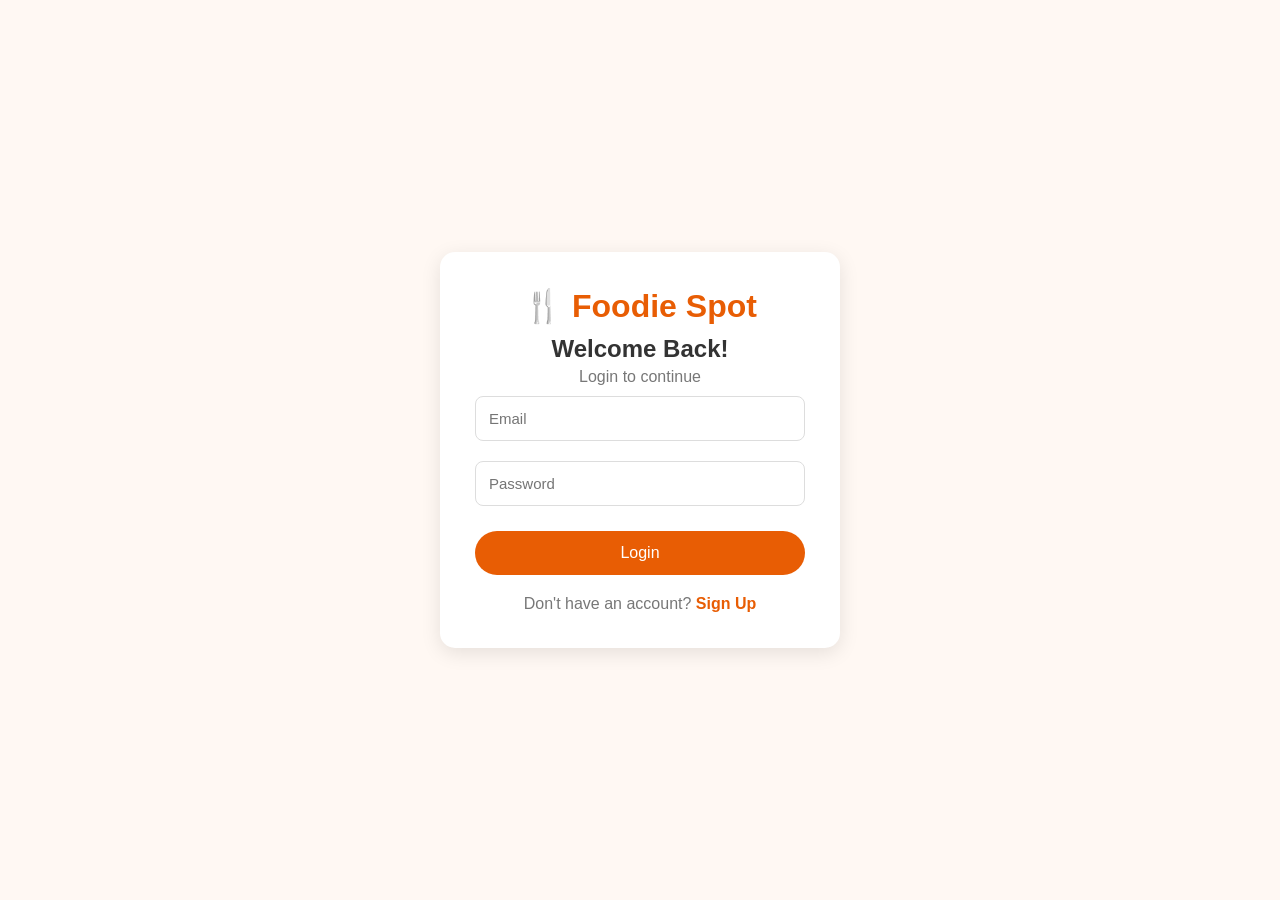
<file: index.html>
<!DOCTYPE html>
<html lang="en">

<head>
    <meta charset="UTF-8">
    <meta name="viewport" content="width=device-width, initial-scale=1.0">
    <title>Foodie - Restaurant Ordering</title>
    <link rel="stylesheet" href="style.css">
</head>

<body>

    <!-- Header -->
    <header>

        <div class="logo">🍴foodie spot</div>
        <p id="welcome-user"></p>

        <nav>
            <a href="#home">Home</a>
            <a href="#menu">Menu</a>
            <a href="#about">About</a>
        </nav>

        <button class="cart-btn" onclick="openCart()">
            🛒 Cart <span id="cart-count">0</span>
        </button>
        <button class="logout-btn" onclick="logoutUser()">
            🚪 Logout
        </button>
    </header>


    <!-- Hero Section -->
    <section class="hero" id="home">
        <div class="hero-content">
            <h1>Delicious Food,<br>Delivered Fast 🍕</h1>

            <p>
                Order your favourite food from our restaurant
                and enjoy it at your doorstep.
            </p>

            <a href="#menu" class="menu-btn">Explore Menu</a>
        </div>
    </section>


    <!-- Menu Section -->
    <section class="menu-section" id="menu">

        <h2>Our Popular Menu</h2>

        <div class="categories">
            <button onclick="filterFood('all')">All</button>
            <button onclick="filterFood('biryani')">🍛 Biryani</button>
            <button onclick="filterFood('burger')">🍔 Burgers</button>
            <button onclick="filterFood('pizza')">🍕 Pizza</button>
            <button onclick="filterFood('snacks')">🍟 Snacks</button>
            <button onclick="filterFood('drinks')">🥤 Drinks</button>
        </div>

        <input type="text" id="search" placeholder="🔍 Search food..." onkeyup="searchFood()">

        <div class="food-container" id="food-container">

            <!-- Food 1 -->
            <div class="food-card" data-name="Chicken Burger" data-category="burger">

                <div class="food-image">🍔</div>

                <h3>Chicken Burger</h3>

                <p>Juicy chicken burger with fresh vegetables.</p>

                <div class="food-bottom">
                    <span>₹149</span>
                    <button onclick="addToCart('Chicken Burger', 149)">
                        Add +
                    </button>

                    <button onclick="viewDetails('Chicken Burger')">
                        View Details
                    </button>


                </div>

            </div>


            <!-- Food 2 -->
            <div class="food-card" data-name="Chicken Biryani" data-category="biryani">

                <div class="food-image">🍛</div>

                <h3>Chicken Biryani</h3>

                <p>Spicy and delicious chicken biryani.</p>

                <div class="food-bottom">
                    <span>₹199</span>
                    <button onclick="addToCart('Chicken Biryani', 199)">
                        Add +
                    </button>

                    <button onclick="viewDetails('Chicken Biryani')">
                        View Details
                    </button>

                </div>

            </div>


            <!-- Food 3 -->
            <div class="food-card" data-name="Cheese Pizza" data-category="pizza">

                <div class="food-image">🍕</div>

                <h3>Cheese Pizza</h3>

                <p>Hot cheesy pizza with delicious toppings.</p>

                <div class="food-bottom">
                    <span>₹249</span>
                    <button onclick="addToCart('Cheese Pizza', 249)">
                        Add +
                    </button>

                    <button onclick="viewDetails('Cheese Pizza')">
                        View Details
                    </button>
                </div>

            </div>


            <!-- Food 4 -->
            <div class="food-card" data-name="French Fries" data-category="snacks">

                <div class="food-image">🍟</div>

                <h3>French Fries</h3>

                <p>Crispy golden fries with special seasoning.</p>

                <div class="food-bottom">
                    <span>₹99</span>
                    <button onclick="addToCart('French Fries', 99)">
                        Add +
                    </button>

                    <button onclick="viewDetails('French Fries')">
                        View Details
                    </button>
                </div>

            </div>


            <!-- Food 5 -->
            <div class="food-card" data-name="Chicken Noodles" data-category="snacks">

                <div class="food-image">🍜</div>

                <h3>Chicken Noodles</h3>

                <p>Hot noodles with chicken and vegetables.</p>

                <div class="food-bottom">
                    <span>₹179</span>
                    <button onclick="addToCart('Chicken Noodles', 179)">
                        Add +
                    </button>

                    <button onclick="viewDetails('Chicken Noodles')">
                        View Details
                    </button>
                </div>

            </div>


            <!-- Food 6 -->
            <div class="food-card" data-name="Cold Coffee" data-category="drinks">

                <div class="food-image">🥤</div>

                <h3>Cold Coffee</h3>

                <p>Refreshing chilled coffee.</p>

                <div class="food-bottom">
                    <span>₹89</span>
                    <button onclick="addToCart('Cold Coffee', 89)">
                        Add +
                    </button>

                    <button onclick="viewDetails('Cold Coffee')">
                        View Details
                    </button>
                </div>

            </div>

        </div>
    </section>


    <!-- Cart -->
    <div class="cart-overlay" id="cart">

        <div class="cart-box">

            <button class="close-btn" onclick="closeCart()">✕</button>

            <h2>🛒 Your Cart</h2>

            <div id="cart-items">
                <p class="empty">Your cart is empty.</p>
            </div>

            <div class="cart-total">
                <strong>Total:</strong>
                <span>₹<span id="total">0</span></span>
            </div>

            <button class="order-btn" onclick="openCheckout()">
                Proceed to Checkout
            </button>

        </div>

    </div>


    <!-- About -->
    <section class="about" id="about">
        <h2>About Foodie</h2>
        <p>
            foodie spot is a simple food ordering website, everyone enjoy by tasting the delicious home made
            cooked food.
        </p>
    </section>


    <footer>
        <p>© 2026 Delicious foodie | Made with love</p>
    </footer>


    <script src="script.js"></script>
    <script>
        checkLogin();
    </script>

</body>

</html>
</file>
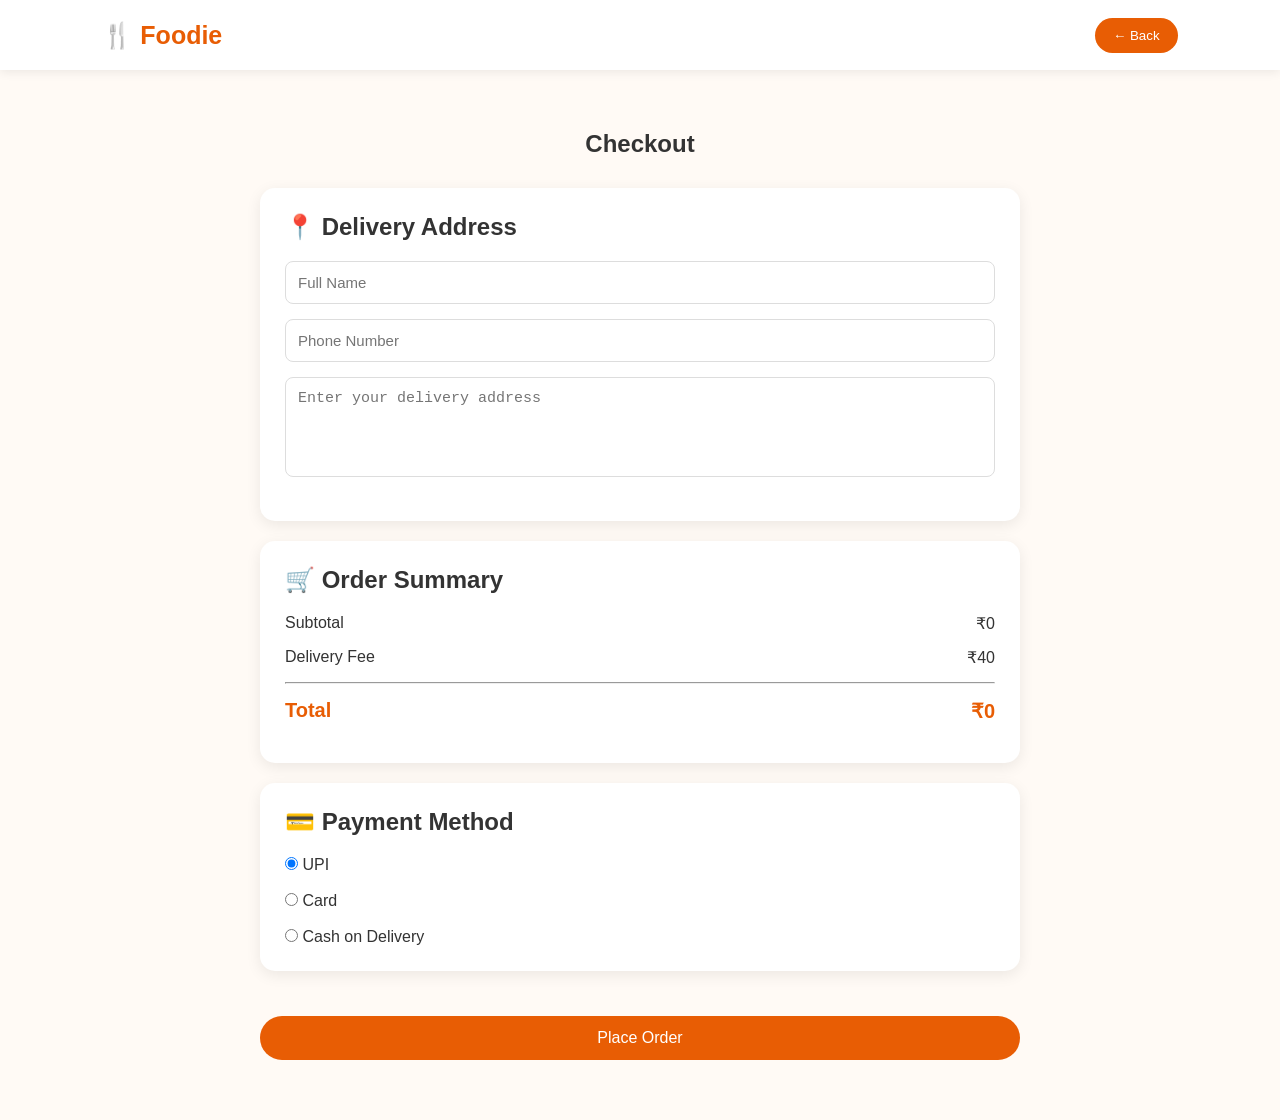
<file: checkout.html>
<!DOCTYPE html>
<html lang="en">
<head>
    <meta charset="UTF-8">
    <meta name="viewport" content="width=device-width, initial-scale=1.0">

    <title>Checkout - Foodie</title>

    <link rel="stylesheet" href="style.css">
</head>

<body>

    <header>
        <div class="logo">🍴 Foodie</div>

        <button class="cart-btn" onclick="history.back()">
            ← Back
        </button>
    </header>


    <section class="checkout-container">

        <h1>Checkout</h1>

        <!-- Delivery Address -->

        <div class="checkout-box">

            <h2>📍 Delivery Address</h2>

            <input
                type="text"
                id="name"
                placeholder="Full Name"
            >

            <input
                type="text"
                id="phone"
                placeholder="Phone Number"
            >

            <textarea
                id="address"
                placeholder="Enter your delivery address"
            ></textarea>

        </div>


        <!-- Order Summary -->

        <div class="checkout-box">

            <h2>🛒 Order Summary</h2>

            <div class="summary-row">
                <span>Subtotal</span>
                <span id="subtotal">₹0</span>
            </div>

            <div class="summary-row">
                <span>Delivery Fee</span>
                <span>₹40</span>
            </div>

            <hr>

            <div class="summary-row total-row">
                <span>Total</span>
                <span id="grand-total">₹0</span>
            </div>

        </div>


        <!-- Payment -->

        <div class="checkout-box">

            <h2>💳 Payment Method</h2>

            <label>
                <input
                    type="radio"
                    name="payment"
                    value="upi"
                    checked
                >
                UPI
            </label>

            <br><br>

            <label>
                <input
                    type="radio"
                    name="payment"
                    value="card"
                >
                Card
            </label>

            <br><br>

            <label>
                <input
                    type="radio"
                    name="payment"
                    value="cod"
                >
                Cash on Delivery
            </label>

        </div>


        <button
            class="order-btn"
            onclick="placeOrder()"
        >
            Place Order
        </button>

    </section>


    <script src="script.js"></script>

</body>
</html>
</file>
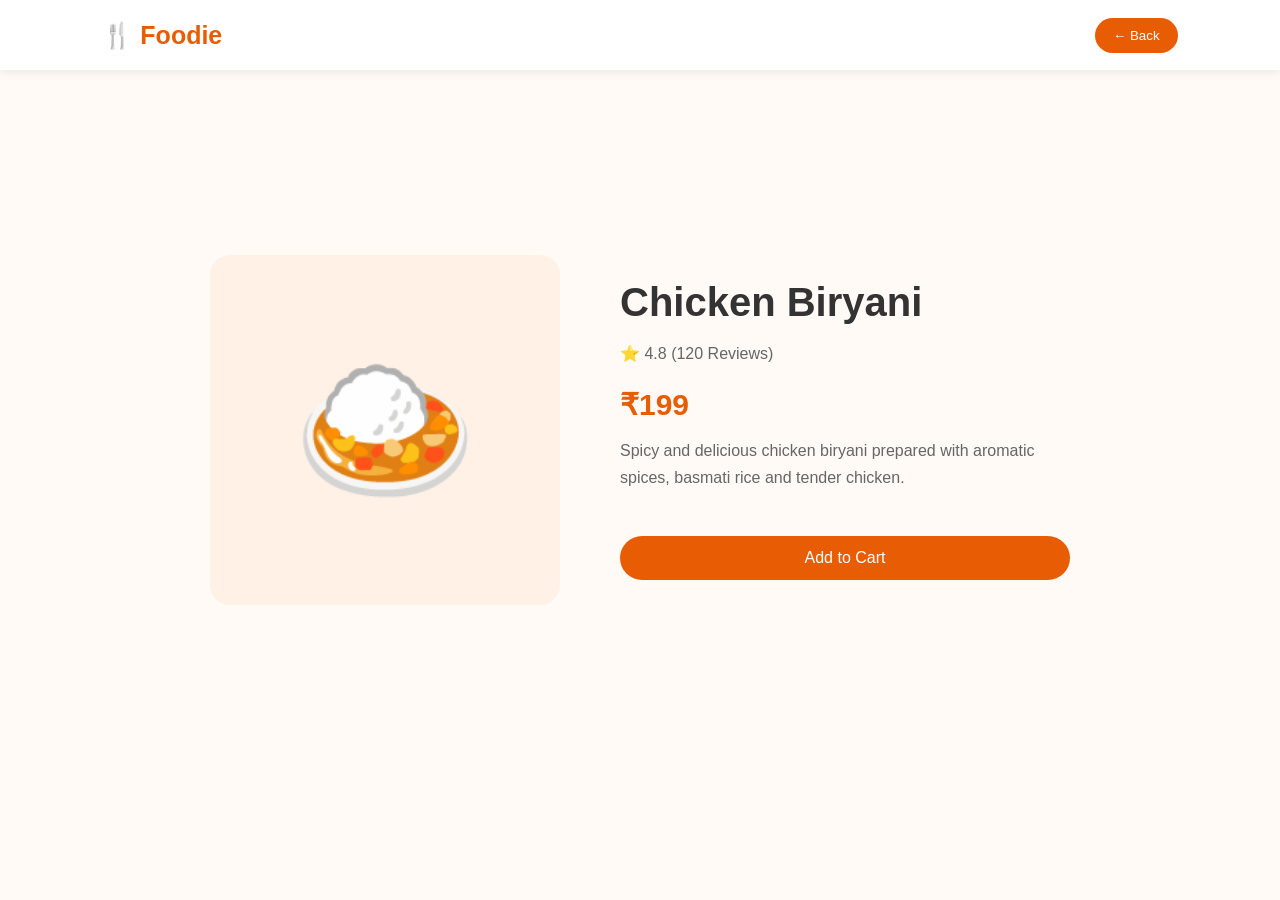
<file: food-details.html>
<!DOCTYPE html>
<html lang="en">

<head>

    <meta charset="UTF-8">

    <meta name="viewport"
        content="width=device-width, initial-scale=1.0">

    <title>Food Details - Foodie</title>

    <link rel="stylesheet" href="style.css">

</head>

<body>

    <header>

        <div class="logo">
            🍴 Foodie
        </div>

        <button class="cart-btn"
            onclick="history.back()">
            ← Back
        </button>

    </header>


    <section class="food-details">

        <div class="big-food-image" id="food-image">
            🍛
        </div>


        <div class="details">

            <h1 id="food-name">
                Chicken Biryani
            </h1>

            <p class="rating">
                ⭐ 4.8 (120 Reviews)
            </p>

            <h2 id="food-price">
                ₹199
            </h2>

            <p id="food-description">
                Spicy and delicious chicken biryani
                prepared with aromatic spices,
                basmati rice and tender chicken.
            </p>

            <button
                class="order-btn"
                id="add-button">

                Add to Cart

            </button>

        </div>

    </section>


    <script src="script.js"></script>

</body>

</html>
</file>
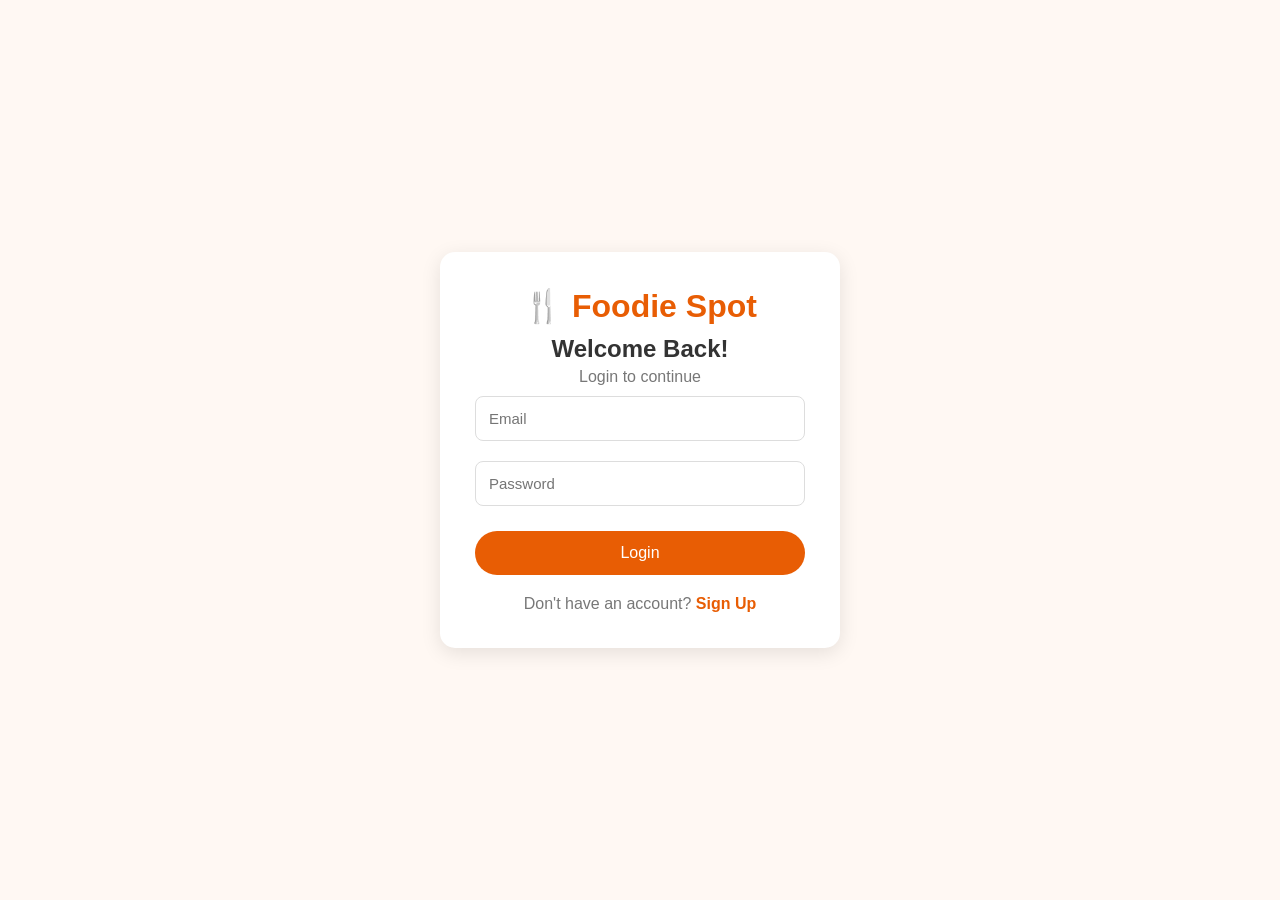
<file: login.html>
<!DOCTYPE html>
<html lang="en">

<head>
    <meta charset="UTF-8">
    <meta name="viewport" content="width=device-width, initial-scale=1.0">

    <title>Login - Foodie Spot</title>

    <link rel="stylesheet" href="style.css">
</head>

<body>

    <div class="login-container">

        <div class="login-box">

            <h1>🍴 Foodie Spot</h1>

            <h2>Welcome Back!</h2>

            <p>Login to continue</p>


            <input
                type="email"
                id="login-email"
                placeholder="Email"
            >

            <input
                type="password"
                id="login-password"
                placeholder="Password"
            >


            <button
                class="order-btn"
                onclick="loginUser()">

                Login

            </button>


            <p class="signup-text">
                Don't have an account?
                <a href="signup.html">Sign Up</a>
            </p>

        </div>

    </div>


    <script src="script.js"></script>

</body>

</html>
</file>
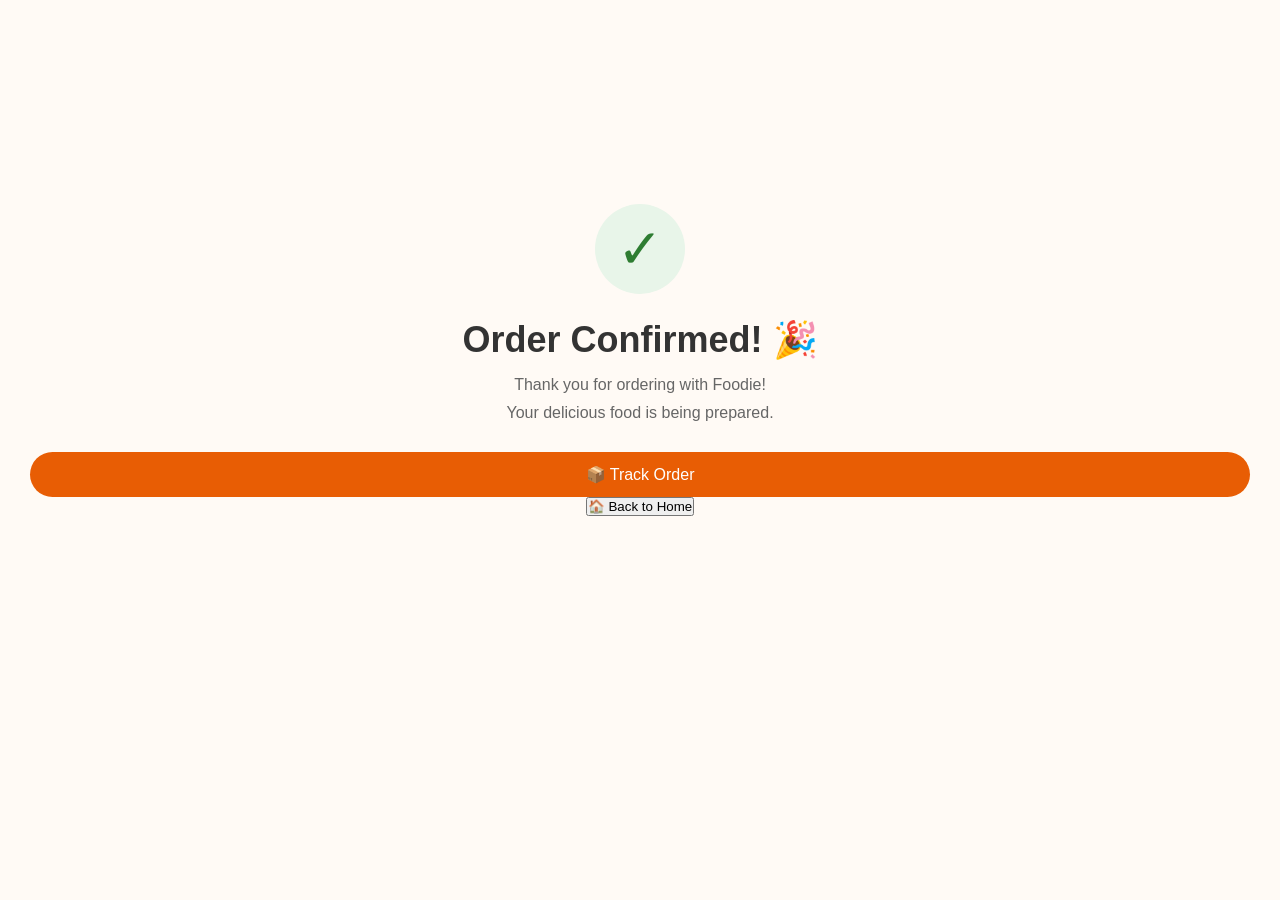
<file: order-confirmed.html>
<!DOCTYPE html>
<html lang="en">

<head>
    <meta charset="UTF-8">
    <meta name="viewport" content="width=device-width, initial-scale=1.0">

    <title>Order Confirmed - Foodie</title>

    <link rel="stylesheet" href="style.css">
</head>

<body>

    <div class="confirmation">

        <div class="success-icon">
            ✓
        </div>

        <h1>Order Confirmed! 🎉</h1>

        <p>
            Thank you for ordering with Foodie!
        </p>

        <p>
            Your delicious food is being prepared.
        </p>

        <button class="order-btn" onclick="window.location.href='order-tracking.html'">

            📦 Track Order

        </button>

        <button class="home-btn" onclick="window.location.href='index.html'">

            🏠 Back to Home

        </button>


    </div>

</body>

</html>
</file>
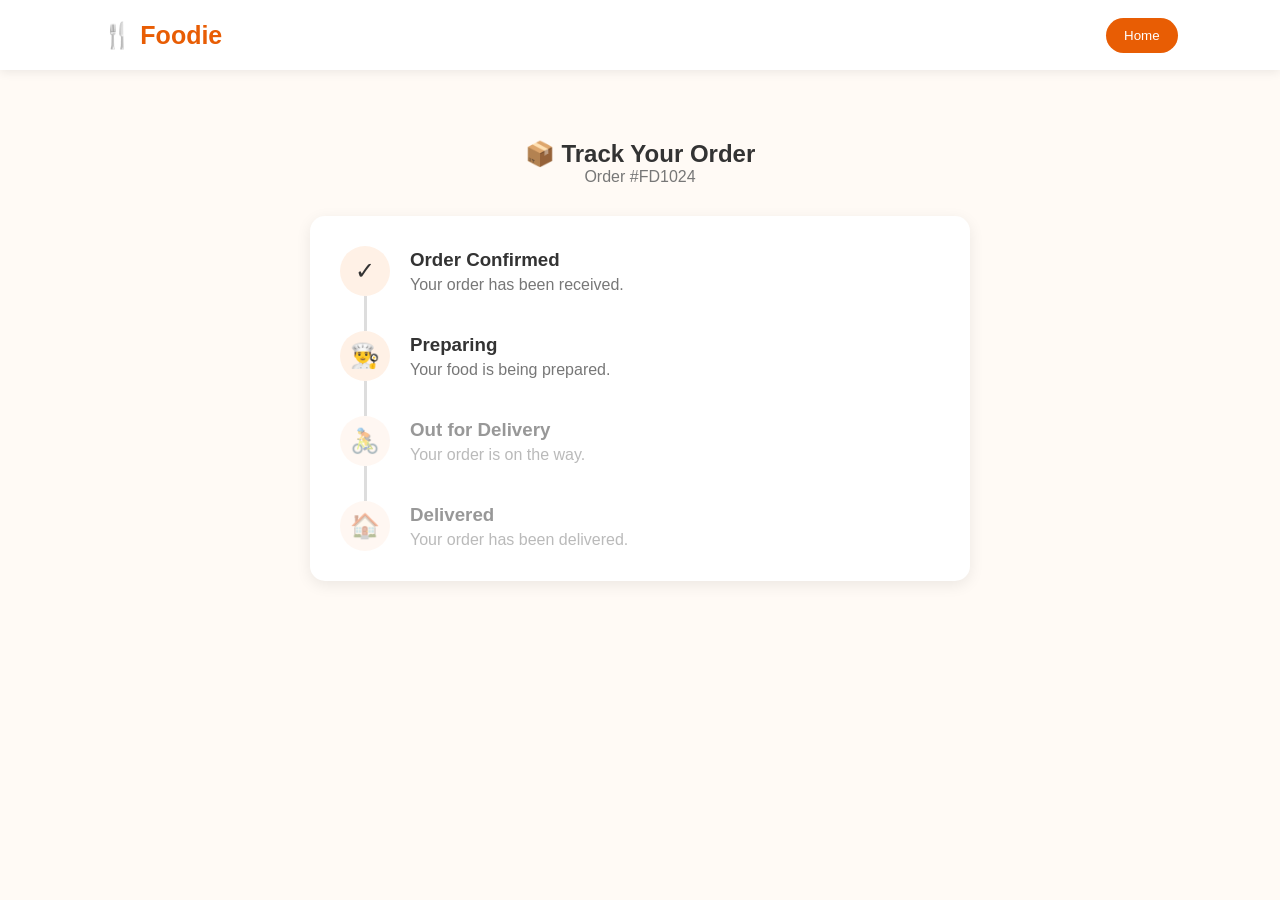
<file: order-tracking.html>
<!DOCTYPE html>
<html lang="en">

<head>
    <meta charset="UTF-8">
    <meta name="viewport" content="width=device-width, initial-scale=1.0">

    <title>Order Tracking - Foodie</title>

    <link rel="stylesheet" href="style.css">
</head>

<body>

    <header>

        <div class="logo">
            🍴 Foodie
        </div>

        <button
            class="cart-btn"
            onclick="window.location.href='index.html'">

            Home

        </button>

    </header>


    <section class="tracking-container">

        <h1>📦 Track Your Order</h1>

        <p class="order-number">
            Order #FD1024
        </p>


        <div class="tracking-box">

            <div class="tracking-step active">

                <div class="step-icon">
                    ✓
                </div>

                <div>
                    <h3>Order Confirmed</h3>
                    <p>Your order has been received.</p>
                </div>

            </div>


            <div class="tracking-line"></div>


            <div class="tracking-step active">

                <div class="step-icon">
                    👨‍🍳
                </div>

                <div>
                    <h3>Preparing</h3>
                    <p>Your food is being prepared.</p>
                </div>

            </div>


            <div class="tracking-line"></div>


            <div class="tracking-step">

                <div class="step-icon">
                    🚴
                </div>

                <div>
                    <h3>Out for Delivery</h3>
                    <p>Your order is on the way.</p>
                </div>

            </div>


            <div class="tracking-line"></div>


            <div class="tracking-step">

                <div class="step-icon">
                    🏠
                </div>

                <div>
                    <h3>Delivered</h3>
                    <p>Your order has been delivered.</p>
                </div>

            </div>

        </div>

    </section>

</body>

</html>
</file>
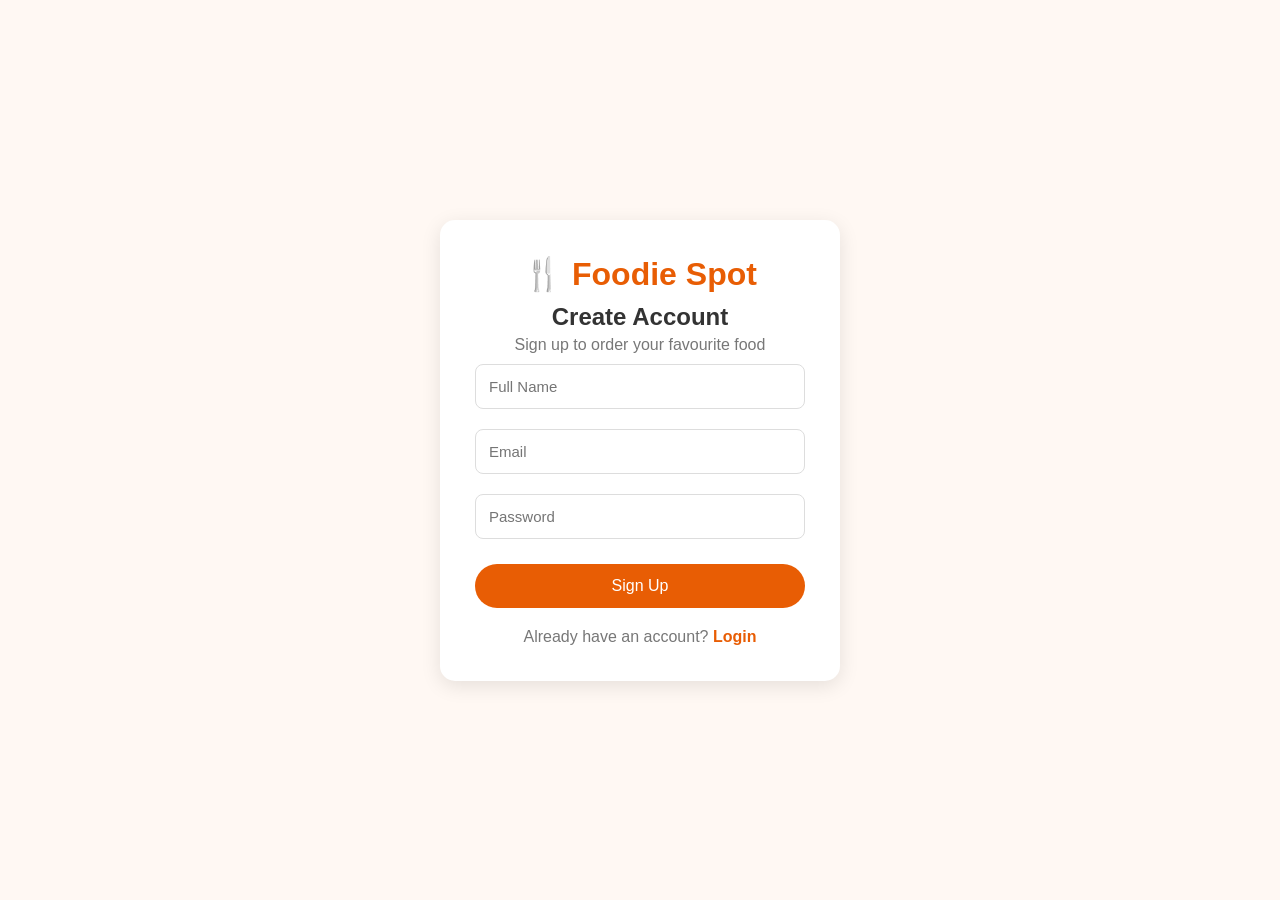
<file: signup.html>
<!DOCTYPE html>
<html lang="en">

<head>
    <meta charset="UTF-8">
    <meta name="viewport" content="width=device-width, initial-scale=1.0">

    <title>Sign Up - Foodie Spot</title>

    <link rel="stylesheet" href="style.css">
</head>

<body>

    <div class="login-container">

        <div class="login-box">

            <h1>🍴 Foodie Spot</h1>

            <h2>Create Account</h2>

            <p>Sign up to order your favourite food</p>


            <input
                type="text"
                id="signup-name"
                placeholder="Full Name"
            >

            <input
                type="email"
                id="signup-email"
                placeholder="Email"
            >

            <input
                type="password"
                id="signup-password"
                placeholder="Password"
            >


            <button
                class="order-btn"
                onclick="signupUser()">

                Sign Up

            </button>


            <p class="signup-text">

                Already have an account?

                <a href="login.html">
                    Login
                </a>

            </p>

        </div>

    </div>


    <script src="script.js"></script>

</body>

</html>
</file>
<file: style.css>
* {
    margin: 0;
    padding: 0;
    box-sizing: border-box;
}

html {
    scroll-behavior: smooth;
}

body {
    font-family: Arial, sans-serif;
    background: #fffaf5;
    color: #333;
}


/* Header */

header {
    height: 70px;
    display: flex;
    align-items: center;
    justify-content: space-between;
    padding: 0 8%;
    background: white;
    box-shadow: 0 2px 10px rgba(0, 0, 0, 0.08);
    position: sticky;
    top: 0;
    z-index: 100;
}

.logo {
    font-size: 25px;
    font-weight: bold;
    color: #e85d04;
}

nav {
    display: flex;
    gap: 30px;
}

nav a {
    text-decoration: none;
    color: #333;
    font-weight: 500;
}

nav a:hover {
    color: #e85d04;
}

.cart-btn {
    border: none;
    background: #e85d04;
    color: white;
    padding: 10px 18px;
    border-radius: 20px;
    cursor: pointer;
}


/* Hero */

.hero {
    min-height: 500px;
    display: flex;
    align-items: center;
    padding: 60px 10%;
    background: linear-gradient(120deg, #fff0df, #ffe0c2);
}

.hero-content {
    max-width: 550px;
}

.hero h1 {
    font-size: 50px;
    line-height: 1.2;
    margin-bottom: 20px;
}

.hero p {
    font-size: 18px;
    line-height: 1.6;
    margin-bottom: 30px;
}

.menu-btn {
    display: inline-block;
    background: #e85d04;
    color: white;
    text-decoration: none;
    padding: 13px 25px;
    border-radius: 25px;
}


/* Menu */

.menu-section {
    padding: 70px 8%;
    text-align: center;
}

.menu-section h2 {
    font-size: 32px;
    margin-bottom: 25px;
}

#search {
    width: 300px;
    padding: 13px 18px;
    border: 1px solid #ddd;
    border-radius: 25px;
    margin-bottom: 40px;
    outline: none;
}


/* Food Cards */

.food-container {
    display: grid;
    grid-template-columns: repeat(3, 1fr);
    gap: 25px;
}

.food-card {
    background: white;
    padding: 20px;
    border-radius: 15px;
    text-align: left;
    box-shadow: 0 5px 20px rgba(0, 0, 0, 0.08);
    transition: 0.3s;
}

.food-card:hover {
    transform: translateY(-5px);
}

.food-image {
    height: 150px;
    display: flex;
    align-items: center;
    justify-content: center;
    background: #fff1e6;
    border-radius: 12px;
    font-size: 70px;
    margin-bottom: 15px;
}

.food-card h3 {
    margin-bottom: 8px;
}

.food-card p {
    color: #777;
    font-size: 14px;
    line-height: 1.5;
    margin-bottom: 15px;
}

.food-bottom {
    display: flex;
    justify-content: space-between;
    align-items: center;
}

.food-bottom span {
    font-size: 20px;
    font-weight: bold;
    color: #e85d04;
}

.food-bottom button {
    border: none;
    background: #e85d04;
    color: white;
    padding: 8px 15px;
    border-radius: 18px;
    cursor: pointer;
}


/* Cart */

.cart-overlay {
    display: none;
    position: fixed;
    inset: 0;
    background: rgba(0, 0, 0, 0.5);
    z-index: 200;
}

.cart-box {
    width: 400px;
    max-width: 90%;
    background: white;
    position: absolute;
    right: 0;
    top: 0;
    height: 100%;
    padding: 30px;
    overflow-y: auto;
}

.close-btn {
    float: right;
    border: none;
    background: none;
    font-size: 20px;
    cursor: pointer;
}

.cart-box h2 {
    margin-bottom: 30px;
}

.cart-item {
    display: flex;
    justify-content: space-between;
    align-items: center;
    padding: 15px 0;
    border-bottom: 1px solid #eee;
}

.quantity button {
    border: none;
    padding: 5px 9px;
    margin: 0 5px;
    cursor: pointer;
}

.remove {
    color: red;
    border: none;
    background: none;
    cursor: pointer;
}

.cart-total {
    display: flex;
    justify-content: space-between;
    font-size: 20px;
    margin-top: 25px;
}

.order-btn {
    width: 100%;
    margin-top: 25px;
    padding: 13px;
    border: none;
    background: #e85d04;
    color: white;
    border-radius: 25px;
    cursor: pointer;
    font-size: 16px;
}


/* About */

.about {
    text-align: center;
    padding: 60px 10%;
    background: #fff0df;
}

.about h2 {
    margin-bottom: 15px;
}


/* Footer */

footer {
    text-align: center;
    padding: 20px;
    background: #333;
    color: white;
}


/* Mobile */

@media (max-width: 768px) {

    nav {
        display: none;
    }

    .hero h1 {
        font-size: 38px;
    }

    .food-container {
        grid-template-columns: 1fr;
    }

    #search {
        width: 100%;
    }

}

.categories {
    display: flex;
    justify-content: center;
    gap: 12px;
    flex-wrap: wrap;
    margin-bottom: 25px;
}

.categories button {
    border: 1px solid #e85d04;
    background: white;
    color: #e85d04;
    padding: 9px 18px;
    border-radius: 20px;
    cursor: pointer;
}

.categories button:hover {
    background: #e85d04;
    color: white;
}

.food-details {

    min-height: 80vh;

    display: flex;

    align-items: center;

    justify-content: center;

    gap: 60px;

    padding: 60px 10%;

}


.big-food-image {

    width: 350px;

    height: 350px;

    background: #fff1e6;

    border-radius: 20px;

    display: flex;

    align-items: center;

    justify-content: center;

    font-size: 150px;

}


.details {

    max-width: 450px;

}


.details h1 {

    font-size: 40px;

    margin-bottom: 15px;

}


.details h2 {

    color: #e85d04;

    font-size: 30px;

    margin: 15px 0;

}


.rating {

    color: #e85d04;

}


.details p {

    line-height: 1.7;

    color: #666;

    margin-bottom: 20px;

}
.checkout-container {
    max-width: 800px;
    margin: 40px auto;
    padding: 20px;
}

.checkout-container h1 {
    text-align: center;
    margin-bottom: 30px;
}

.checkout-box {
    background: white;
    padding: 25px;
    margin-bottom: 20px;
    border-radius: 15px;
    box-shadow: 0 4px 15px rgba(0, 0, 0, 0.08);
}

.checkout-box h2 {
    margin-bottom: 20px;
}

.checkout-box input[type="text"],
.checkout-box textarea {
    width: 100%;
    padding: 12px;
    margin-bottom: 15px;
    border: 1px solid #ddd;
    border-radius: 8px;
    box-sizing: border-box;
    font-size: 15px;
}

.checkout-box textarea {
    height: 100px;
    resize: none;
}

.summary-row {
    display: flex;
    justify-content: space-between;
    margin: 15px 0;
}

.total-row {
    font-size: 20px;
    font-weight: bold;
    color: #e85d04;
}
.confirmation {
    min-height: 80vh;
    display: flex;
    flex-direction: column;
    justify-content: center;
    align-items: center;
    text-align: center;
    padding: 30px;
}

.success-icon {
    width: 90px;
    height: 90px;
    border-radius: 50%;
    background: #e8f5e9;
    color: #2e7d32;
    font-size: 55px;
    display: flex;
    justify-content: center;
    align-items: center;
    margin-bottom: 25px;
}

.confirmation h1 {
    font-size: 36px;
    margin-bottom: 10px;
}

.confirmation p {
    color: #666;
    margin: 5px 0;
}
.tracking-container {
    max-width: 700px;
    margin: 50px auto;
    padding: 20px;
    text-align: center;
}

.order-number {
    color: #777;
    margin-bottom: 30px;
}

.tracking-box {
    background: white;
    padding: 30px;
    border-radius: 15px;
    box-shadow: 0 4px 15px rgba(0, 0, 0, 0.08);
    text-align: left;
}

.tracking-step {
    display: flex;
    align-items: center;
    gap: 20px;
    opacity: 0.5;
}

.tracking-step.active {
    opacity: 1;
}

.step-icon {
    width: 50px;
    height: 50px;
    border-radius: 50%;
    background: #fff1e6;
    display: flex;
    align-items: center;
    justify-content: center;
    font-size: 24px;
    flex-shrink: 0;
}

.tracking-step h3 {
    margin: 0 0 5px;
}

.tracking-step p {
    margin: 0;
    color: #777;
}

.tracking-line {
    width: 3px;
    height: 35px;
    background: #ddd;
    margin-left: 24px;
}
.dark-mode-btn {
    border: none;
    background: transparent;
    font-size: 22px;
    cursor: pointer;
    padding: 8px;
}
.login-container {
    min-height: 100vh;
    display: flex;
    justify-content: center;
    align-items: center;
    background: #fff8f3;
    padding: 20px;
    box-sizing: border-box;
}

.login-box {
    width: 100%;
    max-width: 400px;
    background: white;
    padding: 35px;
    border-radius: 15px;
    box-shadow: 0 5px 20px rgba(0, 0, 0, 0.1);
    text-align: center;
    box-sizing: border-box;
}

.login-box h1 {
    color: #e85d04;
    margin-bottom: 10px;
}

.login-box h2 {
    margin-bottom: 5px;
}

.login-box p {
    color: #777;
}

.login-box input {
    width: 100%;
    padding: 13px;
    margin: 10px 0;
    border: 1px solid #ddd;
    border-radius: 8px;
    box-sizing: border-box;
    font-size: 15px;
}

.login-box .order-btn {
    width: 100%;
    margin-top: 15px;
}

.signup-text {
    margin-top: 20px;
}

.signup-text a {
    color: #e85d04;
    text-decoration: none;
    font-weight: bold;
}
.logout-btn {
    border: 1px solid #e85d04;
    background: white;
    color: #e85d04;
    padding: 9px 15px;
    border-radius: 8px;
    cursor: pointer;
    font-size: 14px;
}

.logout-btn:hover {
    background: #e85d04;
    color: white;
}
</file>
